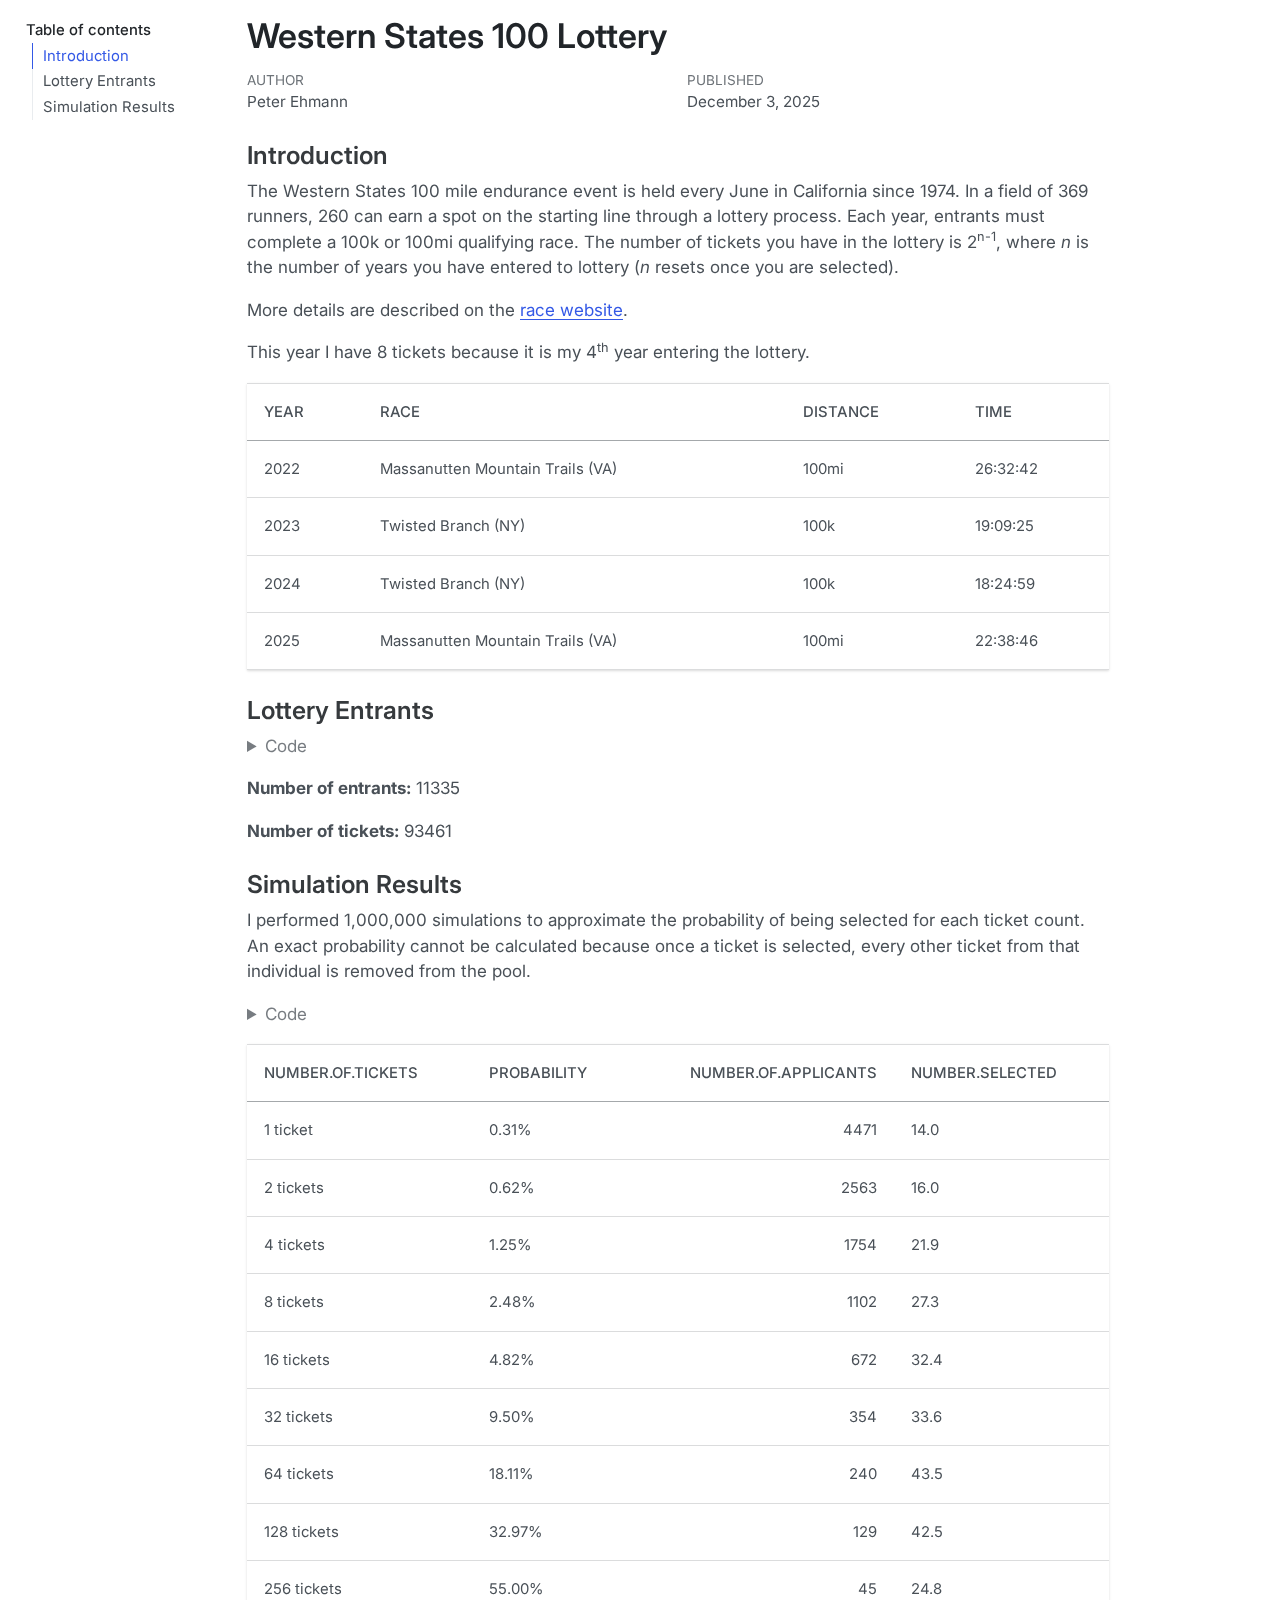
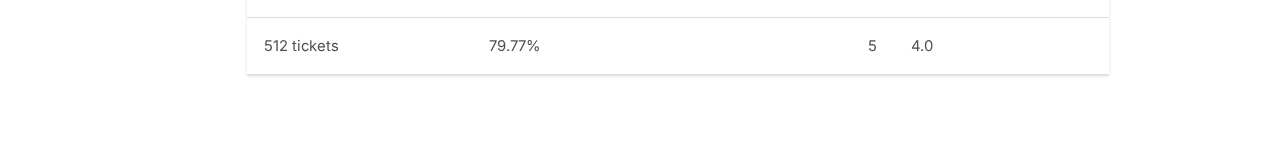
<file: docs/index.html>
<!DOCTYPE html>
<html xmlns="http://www.w3.org/1999/xhtml" lang="en" xml:lang="en"><head>

<meta charset="utf-8">
<meta name="generator" content="quarto-1.7.32">

<meta name="viewport" content="width=device-width, initial-scale=1.0, user-scalable=yes">

<meta name="author" content="Peter Ehmann">
<meta name="dcterms.date" content="2025-12-03">

<title>Western States 100 Lottery</title>
<style>
code{white-space: pre-wrap;}
span.smallcaps{font-variant: small-caps;}
div.columns{display: flex; gap: min(4vw, 1.5em);}
div.column{flex: auto; overflow-x: auto;}
div.hanging-indent{margin-left: 1.5em; text-indent: -1.5em;}
ul.task-list{list-style: none;}
ul.task-list li input[type="checkbox"] {
  width: 0.8em;
  margin: 0 0.8em 0.2em -1em; /* quarto-specific, see https://github.com/quarto-dev/quarto-cli/issues/4556 */ 
  vertical-align: middle;
}
/* CSS for syntax highlighting */
html { -webkit-text-size-adjust: 100%; }
pre > code.sourceCode { white-space: pre; position: relative; }
pre > code.sourceCode > span { display: inline-block; line-height: 1.25; }
pre > code.sourceCode > span:empty { height: 1.2em; }
.sourceCode { overflow: visible; }
code.sourceCode > span { color: inherit; text-decoration: inherit; }
div.sourceCode { margin: 1em 0; }
pre.sourceCode { margin: 0; }
@media screen {
div.sourceCode { overflow: auto; }
}
@media print {
pre > code.sourceCode { white-space: pre-wrap; }
pre > code.sourceCode > span { text-indent: -5em; padding-left: 5em; }
}
pre.numberSource code
  { counter-reset: source-line 0; }
pre.numberSource code > span
  { position: relative; left: -4em; counter-increment: source-line; }
pre.numberSource code > span > a:first-child::before
  { content: counter(source-line);
    position: relative; left: -1em; text-align: right; vertical-align: baseline;
    border: none; display: inline-block;
    -webkit-touch-callout: none; -webkit-user-select: none;
    -khtml-user-select: none; -moz-user-select: none;
    -ms-user-select: none; user-select: none;
    padding: 0 4px; width: 4em;
  }
pre.numberSource { margin-left: 3em;  padding-left: 4px; }
div.sourceCode
  {   }
@media screen {
pre > code.sourceCode > span > a:first-child::before { text-decoration: underline; }
}
</style>


<script src="index_files/libs/clipboard/clipboard.min.js"></script>
<script src="index_files/libs/quarto-html/quarto.js" type="module"></script>
<script src="index_files/libs/quarto-html/tabsets/tabsets.js" type="module"></script>
<script src="index_files/libs/quarto-html/popper.min.js"></script>
<script src="index_files/libs/quarto-html/tippy.umd.min.js"></script>
<script src="index_files/libs/quarto-html/anchor.min.js"></script>
<link href="index_files/libs/quarto-html/tippy.css" rel="stylesheet">
<link href="index_files/libs/quarto-html/quarto-syntax-highlighting-37eea08aefeeee20ff55810ff984fec1.css" rel="stylesheet" id="quarto-text-highlighting-styles">
<script src="index_files/libs/bootstrap/bootstrap.min.js"></script>
<link href="index_files/libs/bootstrap/bootstrap-icons.css" rel="stylesheet">
<link href="index_files/libs/bootstrap/bootstrap-f29544c0228d5fdf651751e7fb5b4578.min.css" rel="stylesheet" append-hash="true" id="quarto-bootstrap" data-mode="light">


</head>

<body class="quarto-light">

<div id="quarto-content" class="page-columns page-rows-contents page-layout-article toc-left">
<div id="quarto-sidebar-toc-left" class="sidebar toc-left">
  <nav id="TOC" role="doc-toc" class="toc-active" data-toc-expanded="99">
    <h2 id="toc-title">Table of contents</h2>
   
  <ul>
  <li><a href="#introduction" id="toc-introduction" class="nav-link active" data-scroll-target="#introduction">Introduction</a></li>
  <li><a href="#lottery-entrants" id="toc-lottery-entrants" class="nav-link" data-scroll-target="#lottery-entrants">Lottery Entrants</a></li>
  <li><a href="#simulation-results" id="toc-simulation-results" class="nav-link" data-scroll-target="#simulation-results">Simulation Results</a></li>
  </ul>
</nav>
</div>
<div id="quarto-margin-sidebar" class="sidebar margin-sidebar zindex-bottom">
</div>
<main class="content" id="quarto-document-content">

<header id="title-block-header" class="quarto-title-block default">
<div class="quarto-title">
<h1 class="title">Western States 100 Lottery</h1>
</div>



<div class="quarto-title-meta">

    <div>
    <div class="quarto-title-meta-heading">Author</div>
    <div class="quarto-title-meta-contents">
             <p>Peter Ehmann </p>
          </div>
  </div>
    
    <div>
    <div class="quarto-title-meta-heading">Published</div>
    <div class="quarto-title-meta-contents">
      <p class="date">December 3, 2025</p>
    </div>
  </div>
  
    
  </div>
  


</header>


<section id="introduction" class="level3">
<h3 class="anchored" data-anchor-id="introduction">Introduction</h3>
<p>The Western States 100 mile endurance event is held every June in California since 1974. In a field of 369 runners, 260 can earn a spot on the starting line through a lottery process. Each year, entrants must complete a 100k or 100mi qualifying race. The number of tickets you have in the lottery is 2<sup>n-1</sup>, where <em>n</em> is the number of years you have entered to lottery (<em>n</em> resets once you are selected).</p>
<p>More details are described on the <a href="https://www.wser.org/lottery/">race website</a>.</p>
<p>This year I have 8 tickets because it is my 4<sup>th</sup> year entering the lottery.</p>
<table class="caption-top table">
<thead>
<tr class="header">
<th>Year</th>
<th>Race</th>
<th>Distance</th>
<th>Time</th>
</tr>
</thead>
<tbody>
<tr class="odd">
<td>2022</td>
<td>Massanutten Mountain Trails (VA)</td>
<td>100mi</td>
<td>26:32:42</td>
</tr>
<tr class="even">
<td>2023</td>
<td>Twisted Branch (NY)</td>
<td>100k</td>
<td>19:09:25</td>
</tr>
<tr class="odd">
<td>2024</td>
<td>Twisted Branch (NY)</td>
<td>100k</td>
<td>18:24:59</td>
</tr>
<tr class="even">
<td>2025</td>
<td>Massanutten Mountain Trails (VA)</td>
<td>100mi</td>
<td>22:38:46</td>
</tr>
</tbody>
</table>
</section>
<section id="lottery-entrants" class="level3">
<h3 class="anchored" data-anchor-id="lottery-entrants">Lottery Entrants</h3>
<details class="code-fold">
<summary>Code</summary>
<div class="sourceCode cell-code" id="cb1"><pre class="sourceCode r code-with-copy"><code class="sourceCode r"><span id="cb1-1"><a href="#cb1-1" aria-hidden="true" tabindex="-1"></a><span class="co"># number of people with the respective number of tickets</span></span>
<span id="cb1-2"><a href="#cb1-2" aria-hidden="true" tabindex="-1"></a></span>
<span id="cb1-3"><a href="#cb1-3" aria-hidden="true" tabindex="-1"></a>one            <span class="ot">&lt;-</span> <span class="dv">4471</span></span>
<span id="cb1-4"><a href="#cb1-4" aria-hidden="true" tabindex="-1"></a>two            <span class="ot">&lt;-</span> <span class="dv">2563</span></span>
<span id="cb1-5"><a href="#cb1-5" aria-hidden="true" tabindex="-1"></a>four           <span class="ot">&lt;-</span> <span class="dv">1754</span></span>
<span id="cb1-6"><a href="#cb1-6" aria-hidden="true" tabindex="-1"></a>eight          <span class="ot">&lt;-</span> <span class="dv">1102</span></span>
<span id="cb1-7"><a href="#cb1-7" aria-hidden="true" tabindex="-1"></a>sixteen        <span class="ot">&lt;-</span> <span class="dv">672</span></span>
<span id="cb1-8"><a href="#cb1-8" aria-hidden="true" tabindex="-1"></a>thirtytwo      <span class="ot">&lt;-</span> <span class="dv">354</span></span>
<span id="cb1-9"><a href="#cb1-9" aria-hidden="true" tabindex="-1"></a>sixtyfour      <span class="ot">&lt;-</span> <span class="dv">240</span></span>
<span id="cb1-10"><a href="#cb1-10" aria-hidden="true" tabindex="-1"></a>onetwentyeight <span class="ot">&lt;-</span> <span class="dv">129</span></span>
<span id="cb1-11"><a href="#cb1-11" aria-hidden="true" tabindex="-1"></a>twofiftysix    <span class="ot">&lt;-</span> <span class="dv">45</span></span>
<span id="cb1-12"><a href="#cb1-12" aria-hidden="true" tabindex="-1"></a>fivetwelve     <span class="ot">&lt;-</span> <span class="dv">5</span></span>
<span id="cb1-13"><a href="#cb1-13" aria-hidden="true" tabindex="-1"></a></span>
<span id="cb1-14"><a href="#cb1-14" aria-hidden="true" tabindex="-1"></a><span class="co"># assign each person a unique ID</span></span>
<span id="cb1-15"><a href="#cb1-15" aria-hidden="true" tabindex="-1"></a></span>
<span id="cb1-16"><a href="#cb1-16" aria-hidden="true" tabindex="-1"></a>tix001 <span class="ot">&lt;-</span> (<span class="dv">1</span><span class="sc">:</span>one)</span>
<span id="cb1-17"><a href="#cb1-17" aria-hidden="true" tabindex="-1"></a>tix002 <span class="ot">&lt;-</span> (<span class="dv">1</span><span class="sc">:</span>two)            <span class="sc">+</span> <span class="fu">max</span>(tix001)</span>
<span id="cb1-18"><a href="#cb1-18" aria-hidden="true" tabindex="-1"></a>tix004 <span class="ot">&lt;-</span> (<span class="dv">1</span><span class="sc">:</span>four)           <span class="sc">+</span> <span class="fu">max</span>(tix002)</span>
<span id="cb1-19"><a href="#cb1-19" aria-hidden="true" tabindex="-1"></a>tix008 <span class="ot">&lt;-</span> (<span class="dv">1</span><span class="sc">:</span>eight)          <span class="sc">+</span> <span class="fu">max</span>(tix004)</span>
<span id="cb1-20"><a href="#cb1-20" aria-hidden="true" tabindex="-1"></a>tix016 <span class="ot">&lt;-</span> (<span class="dv">1</span><span class="sc">:</span>sixteen)        <span class="sc">+</span> <span class="fu">max</span>(tix008)</span>
<span id="cb1-21"><a href="#cb1-21" aria-hidden="true" tabindex="-1"></a>tix032 <span class="ot">&lt;-</span> (<span class="dv">1</span><span class="sc">:</span>thirtytwo)      <span class="sc">+</span> <span class="fu">max</span>(tix016)</span>
<span id="cb1-22"><a href="#cb1-22" aria-hidden="true" tabindex="-1"></a>tix064 <span class="ot">&lt;-</span> (<span class="dv">1</span><span class="sc">:</span>sixtyfour)      <span class="sc">+</span> <span class="fu">max</span>(tix032)</span>
<span id="cb1-23"><a href="#cb1-23" aria-hidden="true" tabindex="-1"></a>tix128 <span class="ot">&lt;-</span> (<span class="dv">1</span><span class="sc">:</span>onetwentyeight) <span class="sc">+</span> <span class="fu">max</span>(tix064)</span>
<span id="cb1-24"><a href="#cb1-24" aria-hidden="true" tabindex="-1"></a>tix256 <span class="ot">&lt;-</span> (<span class="dv">1</span><span class="sc">:</span>twofiftysix)    <span class="sc">+</span> <span class="fu">max</span>(tix128)</span>
<span id="cb1-25"><a href="#cb1-25" aria-hidden="true" tabindex="-1"></a>tix512 <span class="ot">&lt;-</span> (<span class="dv">1</span><span class="sc">:</span>fivetwelve)     <span class="sc">+</span> <span class="fu">max</span>(tix256)</span>
<span id="cb1-26"><a href="#cb1-26" aria-hidden="true" tabindex="-1"></a></span>
<span id="cb1-27"><a href="#cb1-27" aria-hidden="true" tabindex="-1"></a><span class="co"># create the complete lottery pool</span></span>
<span id="cb1-28"><a href="#cb1-28" aria-hidden="true" tabindex="-1"></a></span>
<span id="cb1-29"><a href="#cb1-29" aria-hidden="true" tabindex="-1"></a>tickets <span class="ot">&lt;-</span> <span class="fu">c</span>(<span class="fu">rep</span>(tix001,<span class="dv">1</span>),</span>
<span id="cb1-30"><a href="#cb1-30" aria-hidden="true" tabindex="-1"></a>             <span class="fu">rep</span>(tix002,<span class="dv">2</span>),</span>
<span id="cb1-31"><a href="#cb1-31" aria-hidden="true" tabindex="-1"></a>             <span class="fu">rep</span>(tix004,<span class="dv">4</span>),</span>
<span id="cb1-32"><a href="#cb1-32" aria-hidden="true" tabindex="-1"></a>             <span class="fu">rep</span>(tix008,<span class="dv">8</span>),</span>
<span id="cb1-33"><a href="#cb1-33" aria-hidden="true" tabindex="-1"></a>             <span class="fu">rep</span>(tix016,<span class="dv">16</span>),</span>
<span id="cb1-34"><a href="#cb1-34" aria-hidden="true" tabindex="-1"></a>             <span class="fu">rep</span>(tix032,<span class="dv">32</span>),</span>
<span id="cb1-35"><a href="#cb1-35" aria-hidden="true" tabindex="-1"></a>             <span class="fu">rep</span>(tix064,<span class="dv">64</span>),</span>
<span id="cb1-36"><a href="#cb1-36" aria-hidden="true" tabindex="-1"></a>             <span class="fu">rep</span>(tix128,<span class="dv">128</span>),</span>
<span id="cb1-37"><a href="#cb1-37" aria-hidden="true" tabindex="-1"></a>             <span class="fu">rep</span>(tix256,<span class="dv">256</span>),</span>
<span id="cb1-38"><a href="#cb1-38" aria-hidden="true" tabindex="-1"></a>             <span class="fu">rep</span>(tix512,<span class="dv">512</span>))</span></code><button title="Copy to Clipboard" class="code-copy-button"><i class="bi"></i></button></pre></div>
</details>
<p><strong>Number of entrants:</strong> 11335</p>
<p><strong>Number of tickets:</strong> 93461</p>
</section>
<section id="simulation-results" class="level3">
<h3 class="anchored" data-anchor-id="simulation-results">Simulation Results</h3>
<p>I performed 1,000,000 simulations to approximate the probability of being selected for each ticket count. An exact probability cannot be calculated because once a ticket is selected, every other ticket from that individual is removed from the pool.</p>
<details class="code-fold">
<summary>Code</summary>
<div class="sourceCode cell-code" id="cb2"><pre class="sourceCode r code-with-copy"><code class="sourceCode r"><span id="cb2-1"><a href="#cb2-1" aria-hidden="true" tabindex="-1"></a><span class="co"># counters for the number of simulations in which</span></span>
<span id="cb2-2"><a href="#cb2-2" aria-hidden="true" tabindex="-1"></a><span class="co"># a person with that number of tickets is selected</span></span>
<span id="cb2-3"><a href="#cb2-3" aria-hidden="true" tabindex="-1"></a></span>
<span id="cb2-4"><a href="#cb2-4" aria-hidden="true" tabindex="-1"></a>counter001 <span class="ot">&lt;-</span> <span class="dv">0</span></span>
<span id="cb2-5"><a href="#cb2-5" aria-hidden="true" tabindex="-1"></a>counter002 <span class="ot">&lt;-</span> <span class="dv">0</span></span>
<span id="cb2-6"><a href="#cb2-6" aria-hidden="true" tabindex="-1"></a>counter004 <span class="ot">&lt;-</span> <span class="dv">0</span></span>
<span id="cb2-7"><a href="#cb2-7" aria-hidden="true" tabindex="-1"></a>counter008 <span class="ot">&lt;-</span> <span class="dv">0</span></span>
<span id="cb2-8"><a href="#cb2-8" aria-hidden="true" tabindex="-1"></a>counter016 <span class="ot">&lt;-</span> <span class="dv">0</span></span>
<span id="cb2-9"><a href="#cb2-9" aria-hidden="true" tabindex="-1"></a>counter032 <span class="ot">&lt;-</span> <span class="dv">0</span></span>
<span id="cb2-10"><a href="#cb2-10" aria-hidden="true" tabindex="-1"></a>counter064 <span class="ot">&lt;-</span> <span class="dv">0</span></span>
<span id="cb2-11"><a href="#cb2-11" aria-hidden="true" tabindex="-1"></a>counter128 <span class="ot">&lt;-</span> <span class="dv">0</span></span>
<span id="cb2-12"><a href="#cb2-12" aria-hidden="true" tabindex="-1"></a>counter256 <span class="ot">&lt;-</span> <span class="dv">0</span></span>
<span id="cb2-13"><a href="#cb2-13" aria-hidden="true" tabindex="-1"></a>counter512 <span class="ot">&lt;-</span> <span class="dv">0</span></span>
<span id="cb2-14"><a href="#cb2-14" aria-hidden="true" tabindex="-1"></a></span>
<span id="cb2-15"><a href="#cb2-15" aria-hidden="true" tabindex="-1"></a><span class="co"># number of simulations</span></span>
<span id="cb2-16"><a href="#cb2-16" aria-hidden="true" tabindex="-1"></a></span>
<span id="cb2-17"><a href="#cb2-17" aria-hidden="true" tabindex="-1"></a>n_sim <span class="ot">&lt;-</span> <span class="dv">1000000</span></span>
<span id="cb2-18"><a href="#cb2-18" aria-hidden="true" tabindex="-1"></a></span>
<span id="cb2-19"><a href="#cb2-19" aria-hidden="true" tabindex="-1"></a><span class="co"># simulation for-loop</span></span>
<span id="cb2-20"><a href="#cb2-20" aria-hidden="true" tabindex="-1"></a></span>
<span id="cb2-21"><a href="#cb2-21" aria-hidden="true" tabindex="-1"></a><span class="cf">for</span> (i <span class="cf">in</span> <span class="dv">1</span><span class="sc">:</span>n_sim) {</span>
<span id="cb2-22"><a href="#cb2-22" aria-hidden="true" tabindex="-1"></a>  winners <span class="ot">&lt;-</span> <span class="fu">c</span>()</span>
<span id="cb2-23"><a href="#cb2-23" aria-hidden="true" tabindex="-1"></a>  <span class="cf">while</span> (<span class="fu">length</span>(winners)<span class="sc">&lt;</span><span class="dv">260</span>) {</span>
<span id="cb2-24"><a href="#cb2-24" aria-hidden="true" tabindex="-1"></a>    selection <span class="ot">&lt;-</span> <span class="fu">sample</span>(tickets, <span class="at">size =</span> <span class="dv">1</span>, <span class="at">replace =</span> F)</span>
<span id="cb2-25"><a href="#cb2-25" aria-hidden="true" tabindex="-1"></a>    winners   <span class="ot">&lt;-</span> <span class="fu">unique</span>(<span class="fu">c</span>(winners,selection))</span>
<span id="cb2-26"><a href="#cb2-26" aria-hidden="true" tabindex="-1"></a>  }</span>
<span id="cb2-27"><a href="#cb2-27" aria-hidden="true" tabindex="-1"></a>  <span class="cf">if</span> (tix001[<span class="dv">1</span>] <span class="sc">%in%</span> winners) { counter001 <span class="ot">&lt;-</span> counter001 <span class="sc">+</span> <span class="dv">1</span> }</span>
<span id="cb2-28"><a href="#cb2-28" aria-hidden="true" tabindex="-1"></a>  <span class="cf">if</span> (tix002[<span class="dv">1</span>] <span class="sc">%in%</span> winners) { counter002 <span class="ot">&lt;-</span> counter002 <span class="sc">+</span> <span class="dv">1</span> }</span>
<span id="cb2-29"><a href="#cb2-29" aria-hidden="true" tabindex="-1"></a>  <span class="cf">if</span> (tix004[<span class="dv">1</span>] <span class="sc">%in%</span> winners) { counter004 <span class="ot">&lt;-</span> counter004 <span class="sc">+</span> <span class="dv">1</span> }</span>
<span id="cb2-30"><a href="#cb2-30" aria-hidden="true" tabindex="-1"></a>  <span class="cf">if</span> (tix008[<span class="dv">1</span>] <span class="sc">%in%</span> winners) { counter008 <span class="ot">&lt;-</span> counter008 <span class="sc">+</span> <span class="dv">1</span> }</span>
<span id="cb2-31"><a href="#cb2-31" aria-hidden="true" tabindex="-1"></a>  <span class="cf">if</span> (tix016[<span class="dv">1</span>] <span class="sc">%in%</span> winners) { counter016 <span class="ot">&lt;-</span> counter016 <span class="sc">+</span> <span class="dv">1</span> }</span>
<span id="cb2-32"><a href="#cb2-32" aria-hidden="true" tabindex="-1"></a>  <span class="cf">if</span> (tix032[<span class="dv">1</span>] <span class="sc">%in%</span> winners) { counter032 <span class="ot">&lt;-</span> counter032 <span class="sc">+</span> <span class="dv">1</span> }</span>
<span id="cb2-33"><a href="#cb2-33" aria-hidden="true" tabindex="-1"></a>  <span class="cf">if</span> (tix064[<span class="dv">1</span>] <span class="sc">%in%</span> winners) { counter064 <span class="ot">&lt;-</span> counter064 <span class="sc">+</span> <span class="dv">1</span> }</span>
<span id="cb2-34"><a href="#cb2-34" aria-hidden="true" tabindex="-1"></a>  <span class="cf">if</span> (tix128[<span class="dv">1</span>] <span class="sc">%in%</span> winners) { counter128 <span class="ot">&lt;-</span> counter128 <span class="sc">+</span> <span class="dv">1</span> }</span>
<span id="cb2-35"><a href="#cb2-35" aria-hidden="true" tabindex="-1"></a>  <span class="cf">if</span> (tix256[<span class="dv">1</span>] <span class="sc">%in%</span> winners) { counter256 <span class="ot">&lt;-</span> counter256 <span class="sc">+</span> <span class="dv">1</span> }</span>
<span id="cb2-36"><a href="#cb2-36" aria-hidden="true" tabindex="-1"></a>  <span class="cf">if</span> (tix512[<span class="dv">1</span>] <span class="sc">%in%</span> winners) { counter512 <span class="ot">&lt;-</span> counter512 <span class="sc">+</span> <span class="dv">1</span> }</span>
<span id="cb2-37"><a href="#cb2-37" aria-hidden="true" tabindex="-1"></a>}</span>
<span id="cb2-38"><a href="#cb2-38" aria-hidden="true" tabindex="-1"></a><span class="co"># calculate percentages for each ticket count</span></span>
<span id="cb2-39"><a href="#cb2-39" aria-hidden="true" tabindex="-1"></a></span>
<span id="cb2-40"><a href="#cb2-40" aria-hidden="true" tabindex="-1"></a>percent001 <span class="ot">&lt;-</span> counter001<span class="sc">*</span><span class="dv">100</span><span class="sc">/</span>n_sim</span>
<span id="cb2-41"><a href="#cb2-41" aria-hidden="true" tabindex="-1"></a>percent002 <span class="ot">&lt;-</span> counter002<span class="sc">*</span><span class="dv">100</span><span class="sc">/</span>n_sim</span>
<span id="cb2-42"><a href="#cb2-42" aria-hidden="true" tabindex="-1"></a>percent004 <span class="ot">&lt;-</span> counter004<span class="sc">*</span><span class="dv">100</span><span class="sc">/</span>n_sim</span>
<span id="cb2-43"><a href="#cb2-43" aria-hidden="true" tabindex="-1"></a>percent008 <span class="ot">&lt;-</span> counter008<span class="sc">*</span><span class="dv">100</span><span class="sc">/</span>n_sim</span>
<span id="cb2-44"><a href="#cb2-44" aria-hidden="true" tabindex="-1"></a>percent016 <span class="ot">&lt;-</span> counter016<span class="sc">*</span><span class="dv">100</span><span class="sc">/</span>n_sim</span>
<span id="cb2-45"><a href="#cb2-45" aria-hidden="true" tabindex="-1"></a>percent032 <span class="ot">&lt;-</span> counter032<span class="sc">*</span><span class="dv">100</span><span class="sc">/</span>n_sim</span>
<span id="cb2-46"><a href="#cb2-46" aria-hidden="true" tabindex="-1"></a>percent064 <span class="ot">&lt;-</span> counter064<span class="sc">*</span><span class="dv">100</span><span class="sc">/</span>n_sim</span>
<span id="cb2-47"><a href="#cb2-47" aria-hidden="true" tabindex="-1"></a>percent128 <span class="ot">&lt;-</span> counter128<span class="sc">*</span><span class="dv">100</span><span class="sc">/</span>n_sim</span>
<span id="cb2-48"><a href="#cb2-48" aria-hidden="true" tabindex="-1"></a>percent256 <span class="ot">&lt;-</span> counter256<span class="sc">*</span><span class="dv">100</span><span class="sc">/</span>n_sim</span>
<span id="cb2-49"><a href="#cb2-49" aria-hidden="true" tabindex="-1"></a>percent512 <span class="ot">&lt;-</span> counter512<span class="sc">*</span><span class="dv">100</span><span class="sc">/</span>n_sim</span>
<span id="cb2-50"><a href="#cb2-50" aria-hidden="true" tabindex="-1"></a></span>
<span id="cb2-51"><a href="#cb2-51" aria-hidden="true" tabindex="-1"></a><span class="co"># output table of results</span></span>
<span id="cb2-52"><a href="#cb2-52" aria-hidden="true" tabindex="-1"></a></span>
<span id="cb2-53"><a href="#cb2-53" aria-hidden="true" tabindex="-1"></a><span class="fu">kable</span>(</span>
<span id="cb2-54"><a href="#cb2-54" aria-hidden="true" tabindex="-1"></a>  <span class="fu">data.frame</span>(</span>
<span id="cb2-55"><a href="#cb2-55" aria-hidden="true" tabindex="-1"></a>    <span class="st">`</span><span class="at">Number of tickets</span><span class="st">`</span> <span class="ot">=</span> <span class="fu">c</span>(</span>
<span id="cb2-56"><a href="#cb2-56" aria-hidden="true" tabindex="-1"></a>      <span class="st">"1 ticket"</span>,   <span class="st">"2 tickets"</span>,   <span class="st">"4 tickets"</span>,   <span class="st">"8 tickets"</span>,   <span class="st">"16 tickets"</span>,</span>
<span id="cb2-57"><a href="#cb2-57" aria-hidden="true" tabindex="-1"></a>      <span class="st">"32 tickets"</span>, <span class="st">"64 tickets"</span>,  <span class="st">"128 tickets"</span>, <span class="st">"256 tickets"</span>, <span class="st">"512 tickets"</span></span>
<span id="cb2-58"><a href="#cb2-58" aria-hidden="true" tabindex="-1"></a>    ),</span>
<span id="cb2-59"><a href="#cb2-59" aria-hidden="true" tabindex="-1"></a>    <span class="st">`</span><span class="at">Probability</span><span class="st">`</span> <span class="ot">=</span> <span class="fu">c</span>(</span>
<span id="cb2-60"><a href="#cb2-60" aria-hidden="true" tabindex="-1"></a>      <span class="fu">paste0</span>(<span class="fu">format</span>(<span class="fu">round</span>(percent001,<span class="dv">2</span>),<span class="at">nsmall=</span><span class="dv">2</span>),<span class="st">"%"</span>),</span>
<span id="cb2-61"><a href="#cb2-61" aria-hidden="true" tabindex="-1"></a>      <span class="fu">paste0</span>(<span class="fu">format</span>(<span class="fu">round</span>(percent002,<span class="dv">2</span>),<span class="at">nsmall=</span><span class="dv">2</span>),<span class="st">"%"</span>),</span>
<span id="cb2-62"><a href="#cb2-62" aria-hidden="true" tabindex="-1"></a>      <span class="fu">paste0</span>(<span class="fu">format</span>(<span class="fu">round</span>(percent004,<span class="dv">2</span>),<span class="at">nsmall=</span><span class="dv">2</span>),<span class="st">"%"</span>),</span>
<span id="cb2-63"><a href="#cb2-63" aria-hidden="true" tabindex="-1"></a>      <span class="fu">paste0</span>(<span class="fu">format</span>(<span class="fu">round</span>(percent008,<span class="dv">2</span>),<span class="at">nsmall=</span><span class="dv">2</span>),<span class="st">"%"</span>),</span>
<span id="cb2-64"><a href="#cb2-64" aria-hidden="true" tabindex="-1"></a>      <span class="fu">paste0</span>(<span class="fu">format</span>(<span class="fu">round</span>(percent016,<span class="dv">2</span>),<span class="at">nsmall=</span><span class="dv">2</span>),<span class="st">"%"</span>),</span>
<span id="cb2-65"><a href="#cb2-65" aria-hidden="true" tabindex="-1"></a>      <span class="fu">paste0</span>(<span class="fu">format</span>(<span class="fu">round</span>(percent032,<span class="dv">2</span>),<span class="at">nsmall=</span><span class="dv">2</span>),<span class="st">"%"</span>),</span>
<span id="cb2-66"><a href="#cb2-66" aria-hidden="true" tabindex="-1"></a>      <span class="fu">paste0</span>(<span class="fu">format</span>(<span class="fu">round</span>(percent064,<span class="dv">2</span>),<span class="at">nsmall=</span><span class="dv">2</span>),<span class="st">"%"</span>),</span>
<span id="cb2-67"><a href="#cb2-67" aria-hidden="true" tabindex="-1"></a>      <span class="fu">paste0</span>(<span class="fu">format</span>(<span class="fu">round</span>(percent128,<span class="dv">2</span>),<span class="at">nsmall=</span><span class="dv">2</span>),<span class="st">"%"</span>),</span>
<span id="cb2-68"><a href="#cb2-68" aria-hidden="true" tabindex="-1"></a>      <span class="fu">paste0</span>(<span class="fu">format</span>(<span class="fu">round</span>(percent256,<span class="dv">2</span>),<span class="at">nsmall=</span><span class="dv">2</span>),<span class="st">"%"</span>),</span>
<span id="cb2-69"><a href="#cb2-69" aria-hidden="true" tabindex="-1"></a>      <span class="fu">paste0</span>(<span class="fu">format</span>(<span class="fu">round</span>(percent512,<span class="dv">2</span>),<span class="at">nsmall=</span><span class="dv">2</span>),<span class="st">"%"</span>)</span>
<span id="cb2-70"><a href="#cb2-70" aria-hidden="true" tabindex="-1"></a>    ),</span>
<span id="cb2-71"><a href="#cb2-71" aria-hidden="true" tabindex="-1"></a>    <span class="st">`</span><span class="at">Number of applicants</span><span class="st">`</span> <span class="ot">=</span> <span class="fu">c</span>(</span>
<span id="cb2-72"><a href="#cb2-72" aria-hidden="true" tabindex="-1"></a>      one,two,four,eight,sixteen,thirtytwo,sixtyfour,</span>
<span id="cb2-73"><a href="#cb2-73" aria-hidden="true" tabindex="-1"></a>      onetwentyeight,twofiftysix,fivetwelve</span>
<span id="cb2-74"><a href="#cb2-74" aria-hidden="true" tabindex="-1"></a>    ),</span>
<span id="cb2-75"><a href="#cb2-75" aria-hidden="true" tabindex="-1"></a>    <span class="st">`</span><span class="at">Number selected</span><span class="st">`</span> <span class="ot">=</span> <span class="fu">c</span>(</span>
<span id="cb2-76"><a href="#cb2-76" aria-hidden="true" tabindex="-1"></a>      <span class="fu">format</span>(<span class="fu">round</span>(one<span class="sc">*</span>percent001<span class="sc">/</span><span class="dv">100</span>,<span class="dv">1</span>),<span class="at">nsmall=</span><span class="dv">1</span>),</span>
<span id="cb2-77"><a href="#cb2-77" aria-hidden="true" tabindex="-1"></a>      <span class="fu">format</span>(<span class="fu">round</span>(two<span class="sc">*</span>percent002<span class="sc">/</span><span class="dv">100</span>,<span class="dv">1</span>),<span class="at">nsmall=</span><span class="dv">1</span>),</span>
<span id="cb2-78"><a href="#cb2-78" aria-hidden="true" tabindex="-1"></a>      <span class="fu">format</span>(<span class="fu">round</span>(four<span class="sc">*</span>percent004<span class="sc">/</span><span class="dv">100</span>,<span class="dv">1</span>),<span class="at">nsmall=</span><span class="dv">1</span>),</span>
<span id="cb2-79"><a href="#cb2-79" aria-hidden="true" tabindex="-1"></a>      <span class="fu">format</span>(<span class="fu">round</span>(eight<span class="sc">*</span>percent008<span class="sc">/</span><span class="dv">100</span>,<span class="dv">1</span>),<span class="at">nsmall=</span><span class="dv">1</span>),</span>
<span id="cb2-80"><a href="#cb2-80" aria-hidden="true" tabindex="-1"></a>      <span class="fu">format</span>(<span class="fu">round</span>(sixteen<span class="sc">*</span>percent016<span class="sc">/</span><span class="dv">100</span>,<span class="dv">1</span>),<span class="at">nsmall=</span><span class="dv">1</span>),</span>
<span id="cb2-81"><a href="#cb2-81" aria-hidden="true" tabindex="-1"></a>      <span class="fu">format</span>(<span class="fu">round</span>(thirtytwo<span class="sc">*</span>percent032<span class="sc">/</span><span class="dv">100</span>,<span class="dv">1</span>),<span class="at">nsmall=</span><span class="dv">1</span>),</span>
<span id="cb2-82"><a href="#cb2-82" aria-hidden="true" tabindex="-1"></a>      <span class="fu">format</span>(<span class="fu">round</span>(sixtyfour<span class="sc">*</span>percent064<span class="sc">/</span><span class="dv">100</span>,<span class="dv">1</span>),<span class="at">nsmall=</span><span class="dv">1</span>),</span>
<span id="cb2-83"><a href="#cb2-83" aria-hidden="true" tabindex="-1"></a>      <span class="fu">format</span>(<span class="fu">round</span>(onetwentyeight<span class="sc">*</span>percent128<span class="sc">/</span><span class="dv">100</span>,<span class="dv">1</span>),<span class="at">nsmall=</span><span class="dv">1</span>),</span>
<span id="cb2-84"><a href="#cb2-84" aria-hidden="true" tabindex="-1"></a>      <span class="fu">format</span>(<span class="fu">round</span>(twofiftysix<span class="sc">*</span>percent256<span class="sc">/</span><span class="dv">100</span>,<span class="dv">1</span>),<span class="at">nsmall=</span><span class="dv">1</span>),</span>
<span id="cb2-85"><a href="#cb2-85" aria-hidden="true" tabindex="-1"></a>      <span class="fu">format</span>(<span class="fu">round</span>(fivetwelve<span class="sc">*</span>percent512<span class="sc">/</span><span class="dv">100</span>,<span class="dv">1</span>),<span class="at">nsmall=</span><span class="dv">1</span>)</span>
<span id="cb2-86"><a href="#cb2-86" aria-hidden="true" tabindex="-1"></a>    )</span>
<span id="cb2-87"><a href="#cb2-87" aria-hidden="true" tabindex="-1"></a>  )</span>
<span id="cb2-88"><a href="#cb2-88" aria-hidden="true" tabindex="-1"></a>)</span></code><button title="Copy to Clipboard" class="code-copy-button"><i class="bi"></i></button></pre></div>
</details>
<table class="caption-top table">
<thead>
<tr class="header">
<th style="text-align: left;">Number.of.tickets</th>
<th style="text-align: left;">Probability</th>
<th style="text-align: right;">Number.of.applicants</th>
<th style="text-align: left;">Number.selected</th>
</tr>
</thead>
<tbody>
<tr class="odd">
<td style="text-align: left;">1 ticket</td>
<td style="text-align: left;">0.31%</td>
<td style="text-align: right;">4471</td>
<td style="text-align: left;">14.0</td>
</tr>
<tr class="even">
<td style="text-align: left;">2 tickets</td>
<td style="text-align: left;">0.62%</td>
<td style="text-align: right;">2563</td>
<td style="text-align: left;">16.0</td>
</tr>
<tr class="odd">
<td style="text-align: left;">4 tickets</td>
<td style="text-align: left;">1.25%</td>
<td style="text-align: right;">1754</td>
<td style="text-align: left;">21.9</td>
</tr>
<tr class="even">
<td style="text-align: left;">8 tickets</td>
<td style="text-align: left;">2.48%</td>
<td style="text-align: right;">1102</td>
<td style="text-align: left;">27.3</td>
</tr>
<tr class="odd">
<td style="text-align: left;">16 tickets</td>
<td style="text-align: left;">4.82%</td>
<td style="text-align: right;">672</td>
<td style="text-align: left;">32.4</td>
</tr>
<tr class="even">
<td style="text-align: left;">32 tickets</td>
<td style="text-align: left;">9.50%</td>
<td style="text-align: right;">354</td>
<td style="text-align: left;">33.6</td>
</tr>
<tr class="odd">
<td style="text-align: left;">64 tickets</td>
<td style="text-align: left;">18.11%</td>
<td style="text-align: right;">240</td>
<td style="text-align: left;">43.5</td>
</tr>
<tr class="even">
<td style="text-align: left;">128 tickets</td>
<td style="text-align: left;">32.97%</td>
<td style="text-align: right;">129</td>
<td style="text-align: left;">42.5</td>
</tr>
<tr class="odd">
<td style="text-align: left;">256 tickets</td>
<td style="text-align: left;">55.00%</td>
<td style="text-align: right;">45</td>
<td style="text-align: left;">24.8</td>
</tr>
<tr class="even">
<td style="text-align: left;">512 tickets</td>
<td style="text-align: left;">79.77%</td>
<td style="text-align: right;">5</td>
<td style="text-align: left;">4.0</td>
</tr>
</tbody>
</table>
</section>

</main>
<!-- /main column -->
<script id="quarto-html-after-body" type="application/javascript">
  window.document.addEventListener("DOMContentLoaded", function (event) {
    const icon = "";
    const anchorJS = new window.AnchorJS();
    anchorJS.options = {
      placement: 'right',
      icon: icon
    };
    anchorJS.add('.anchored');
    const isCodeAnnotation = (el) => {
      for (const clz of el.classList) {
        if (clz.startsWith('code-annotation-')) {                     
          return true;
        }
      }
      return false;
    }
    const onCopySuccess = function(e) {
      // button target
      const button = e.trigger;
      // don't keep focus
      button.blur();
      // flash "checked"
      button.classList.add('code-copy-button-checked');
      var currentTitle = button.getAttribute("title");
      button.setAttribute("title", "Copied!");
      let tooltip;
      if (window.bootstrap) {
        button.setAttribute("data-bs-toggle", "tooltip");
        button.setAttribute("data-bs-placement", "left");
        button.setAttribute("data-bs-title", "Copied!");
        tooltip = new bootstrap.Tooltip(button, 
          { trigger: "manual", 
            customClass: "code-copy-button-tooltip",
            offset: [0, -8]});
        tooltip.show();    
      }
      setTimeout(function() {
        if (tooltip) {
          tooltip.hide();
          button.removeAttribute("data-bs-title");
          button.removeAttribute("data-bs-toggle");
          button.removeAttribute("data-bs-placement");
        }
        button.setAttribute("title", currentTitle);
        button.classList.remove('code-copy-button-checked');
      }, 1000);
      // clear code selection
      e.clearSelection();
    }
    const getTextToCopy = function(trigger) {
        const codeEl = trigger.previousElementSibling.cloneNode(true);
        for (const childEl of codeEl.children) {
          if (isCodeAnnotation(childEl)) {
            childEl.remove();
          }
        }
        return codeEl.innerText;
    }
    const clipboard = new window.ClipboardJS('.code-copy-button:not([data-in-quarto-modal])', {
      text: getTextToCopy
    });
    clipboard.on('success', onCopySuccess);
    if (window.document.getElementById('quarto-embedded-source-code-modal')) {
      const clipboardModal = new window.ClipboardJS('.code-copy-button[data-in-quarto-modal]', {
        text: getTextToCopy,
        container: window.document.getElementById('quarto-embedded-source-code-modal')
      });
      clipboardModal.on('success', onCopySuccess);
    }
      var localhostRegex = new RegExp(/^(?:http|https):\/\/localhost\:?[0-9]*\//);
      var mailtoRegex = new RegExp(/^mailto:/);
        var filterRegex = new RegExp('/' + window.location.host + '/');
      var isInternal = (href) => {
          return filterRegex.test(href) || localhostRegex.test(href) || mailtoRegex.test(href);
      }
      // Inspect non-navigation links and adorn them if external
     var links = window.document.querySelectorAll('a[href]:not(.nav-link):not(.navbar-brand):not(.toc-action):not(.sidebar-link):not(.sidebar-item-toggle):not(.pagination-link):not(.no-external):not([aria-hidden]):not(.dropdown-item):not(.quarto-navigation-tool):not(.about-link)');
      for (var i=0; i<links.length; i++) {
        const link = links[i];
        if (!isInternal(link.href)) {
          // undo the damage that might have been done by quarto-nav.js in the case of
          // links that we want to consider external
          if (link.dataset.originalHref !== undefined) {
            link.href = link.dataset.originalHref;
          }
        }
      }
    function tippyHover(el, contentFn, onTriggerFn, onUntriggerFn) {
      const config = {
        allowHTML: true,
        maxWidth: 500,
        delay: 100,
        arrow: false,
        appendTo: function(el) {
            return el.parentElement;
        },
        interactive: true,
        interactiveBorder: 10,
        theme: 'quarto',
        placement: 'bottom-start',
      };
      if (contentFn) {
        config.content = contentFn;
      }
      if (onTriggerFn) {
        config.onTrigger = onTriggerFn;
      }
      if (onUntriggerFn) {
        config.onUntrigger = onUntriggerFn;
      }
      window.tippy(el, config); 
    }
    const noterefs = window.document.querySelectorAll('a[role="doc-noteref"]');
    for (var i=0; i<noterefs.length; i++) {
      const ref = noterefs[i];
      tippyHover(ref, function() {
        // use id or data attribute instead here
        let href = ref.getAttribute('data-footnote-href') || ref.getAttribute('href');
        try { href = new URL(href).hash; } catch {}
        const id = href.replace(/^#\/?/, "");
        const note = window.document.getElementById(id);
        if (note) {
          return note.innerHTML;
        } else {
          return "";
        }
      });
    }
    const xrefs = window.document.querySelectorAll('a.quarto-xref');
    const processXRef = (id, note) => {
      // Strip column container classes
      const stripColumnClz = (el) => {
        el.classList.remove("page-full", "page-columns");
        if (el.children) {
          for (const child of el.children) {
            stripColumnClz(child);
          }
        }
      }
      stripColumnClz(note)
      if (id === null || id.startsWith('sec-')) {
        // Special case sections, only their first couple elements
        const container = document.createElement("div");
        if (note.children && note.children.length > 2) {
          container.appendChild(note.children[0].cloneNode(true));
          for (let i = 1; i < note.children.length; i++) {
            const child = note.children[i];
            if (child.tagName === "P" && child.innerText === "") {
              continue;
            } else {
              container.appendChild(child.cloneNode(true));
              break;
            }
          }
          if (window.Quarto?.typesetMath) {
            window.Quarto.typesetMath(container);
          }
          return container.innerHTML
        } else {
          if (window.Quarto?.typesetMath) {
            window.Quarto.typesetMath(note);
          }
          return note.innerHTML;
        }
      } else {
        // Remove any anchor links if they are present
        const anchorLink = note.querySelector('a.anchorjs-link');
        if (anchorLink) {
          anchorLink.remove();
        }
        if (window.Quarto?.typesetMath) {
          window.Quarto.typesetMath(note);
        }
        if (note.classList.contains("callout")) {
          return note.outerHTML;
        } else {
          return note.innerHTML;
        }
      }
    }
    for (var i=0; i<xrefs.length; i++) {
      const xref = xrefs[i];
      tippyHover(xref, undefined, function(instance) {
        instance.disable();
        let url = xref.getAttribute('href');
        let hash = undefined; 
        if (url.startsWith('#')) {
          hash = url;
        } else {
          try { hash = new URL(url).hash; } catch {}
        }
        if (hash) {
          const id = hash.replace(/^#\/?/, "");
          const note = window.document.getElementById(id);
          if (note !== null) {
            try {
              const html = processXRef(id, note.cloneNode(true));
              instance.setContent(html);
            } finally {
              instance.enable();
              instance.show();
            }
          } else {
            // See if we can fetch this
            fetch(url.split('#')[0])
            .then(res => res.text())
            .then(html => {
              const parser = new DOMParser();
              const htmlDoc = parser.parseFromString(html, "text/html");
              const note = htmlDoc.getElementById(id);
              if (note !== null) {
                const html = processXRef(id, note);
                instance.setContent(html);
              } 
            }).finally(() => {
              instance.enable();
              instance.show();
            });
          }
        } else {
          // See if we can fetch a full url (with no hash to target)
          // This is a special case and we should probably do some content thinning / targeting
          fetch(url)
          .then(res => res.text())
          .then(html => {
            const parser = new DOMParser();
            const htmlDoc = parser.parseFromString(html, "text/html");
            const note = htmlDoc.querySelector('main.content');
            if (note !== null) {
              // This should only happen for chapter cross references
              // (since there is no id in the URL)
              // remove the first header
              if (note.children.length > 0 && note.children[0].tagName === "HEADER") {
                note.children[0].remove();
              }
              const html = processXRef(null, note);
              instance.setContent(html);
            } 
          }).finally(() => {
            instance.enable();
            instance.show();
          });
        }
      }, function(instance) {
      });
    }
        let selectedAnnoteEl;
        const selectorForAnnotation = ( cell, annotation) => {
          let cellAttr = 'data-code-cell="' + cell + '"';
          let lineAttr = 'data-code-annotation="' +  annotation + '"';
          const selector = 'span[' + cellAttr + '][' + lineAttr + ']';
          return selector;
        }
        const selectCodeLines = (annoteEl) => {
          const doc = window.document;
          const targetCell = annoteEl.getAttribute("data-target-cell");
          const targetAnnotation = annoteEl.getAttribute("data-target-annotation");
          const annoteSpan = window.document.querySelector(selectorForAnnotation(targetCell, targetAnnotation));
          const lines = annoteSpan.getAttribute("data-code-lines").split(",");
          const lineIds = lines.map((line) => {
            return targetCell + "-" + line;
          })
          let top = null;
          let height = null;
          let parent = null;
          if (lineIds.length > 0) {
              //compute the position of the single el (top and bottom and make a div)
              const el = window.document.getElementById(lineIds[0]);
              top = el.offsetTop;
              height = el.offsetHeight;
              parent = el.parentElement.parentElement;
            if (lineIds.length > 1) {
              const lastEl = window.document.getElementById(lineIds[lineIds.length - 1]);
              const bottom = lastEl.offsetTop + lastEl.offsetHeight;
              height = bottom - top;
            }
            if (top !== null && height !== null && parent !== null) {
              // cook up a div (if necessary) and position it 
              let div = window.document.getElementById("code-annotation-line-highlight");
              if (div === null) {
                div = window.document.createElement("div");
                div.setAttribute("id", "code-annotation-line-highlight");
                div.style.position = 'absolute';
                parent.appendChild(div);
              }
              div.style.top = top - 2 + "px";
              div.style.height = height + 4 + "px";
              div.style.left = 0;
              let gutterDiv = window.document.getElementById("code-annotation-line-highlight-gutter");
              if (gutterDiv === null) {
                gutterDiv = window.document.createElement("div");
                gutterDiv.setAttribute("id", "code-annotation-line-highlight-gutter");
                gutterDiv.style.position = 'absolute';
                const codeCell = window.document.getElementById(targetCell);
                const gutter = codeCell.querySelector('.code-annotation-gutter');
                gutter.appendChild(gutterDiv);
              }
              gutterDiv.style.top = top - 2 + "px";
              gutterDiv.style.height = height + 4 + "px";
            }
            selectedAnnoteEl = annoteEl;
          }
        };
        const unselectCodeLines = () => {
          const elementsIds = ["code-annotation-line-highlight", "code-annotation-line-highlight-gutter"];
          elementsIds.forEach((elId) => {
            const div = window.document.getElementById(elId);
            if (div) {
              div.remove();
            }
          });
          selectedAnnoteEl = undefined;
        };
          // Handle positioning of the toggle
      window.addEventListener(
        "resize",
        throttle(() => {
          elRect = undefined;
          if (selectedAnnoteEl) {
            selectCodeLines(selectedAnnoteEl);
          }
        }, 10)
      );
      function throttle(fn, ms) {
      let throttle = false;
      let timer;
        return (...args) => {
          if(!throttle) { // first call gets through
              fn.apply(this, args);
              throttle = true;
          } else { // all the others get throttled
              if(timer) clearTimeout(timer); // cancel #2
              timer = setTimeout(() => {
                fn.apply(this, args);
                timer = throttle = false;
              }, ms);
          }
        };
      }
        // Attach click handler to the DT
        const annoteDls = window.document.querySelectorAll('dt[data-target-cell]');
        for (const annoteDlNode of annoteDls) {
          annoteDlNode.addEventListener('click', (event) => {
            const clickedEl = event.target;
            if (clickedEl !== selectedAnnoteEl) {
              unselectCodeLines();
              const activeEl = window.document.querySelector('dt[data-target-cell].code-annotation-active');
              if (activeEl) {
                activeEl.classList.remove('code-annotation-active');
              }
              selectCodeLines(clickedEl);
              clickedEl.classList.add('code-annotation-active');
            } else {
              // Unselect the line
              unselectCodeLines();
              clickedEl.classList.remove('code-annotation-active');
            }
          });
        }
    const findCites = (el) => {
      const parentEl = el.parentElement;
      if (parentEl) {
        const cites = parentEl.dataset.cites;
        if (cites) {
          return {
            el,
            cites: cites.split(' ')
          };
        } else {
          return findCites(el.parentElement)
        }
      } else {
        return undefined;
      }
    };
    var bibliorefs = window.document.querySelectorAll('a[role="doc-biblioref"]');
    for (var i=0; i<bibliorefs.length; i++) {
      const ref = bibliorefs[i];
      const citeInfo = findCites(ref);
      if (citeInfo) {
        tippyHover(citeInfo.el, function() {
          var popup = window.document.createElement('div');
          citeInfo.cites.forEach(function(cite) {
            var citeDiv = window.document.createElement('div');
            citeDiv.classList.add('hanging-indent');
            citeDiv.classList.add('csl-entry');
            var biblioDiv = window.document.getElementById('ref-' + cite);
            if (biblioDiv) {
              citeDiv.innerHTML = biblioDiv.innerHTML;
            }
            popup.appendChild(citeDiv);
          });
          return popup.innerHTML;
        });
      }
    }
  });
  </script>
</div> <!-- /content -->




</body></html>
</file>
<file: docs/index_files/libs/quarto-html/tippy.css>
.tippy-box[data-animation=fade][data-state=hidden]{opacity:0}[data-tippy-root]{max-width:calc(100vw - 10px)}.tippy-box{position:relative;background-color:#333;color:#fff;border-radius:4px;font-size:14px;line-height:1.4;white-space:normal;outline:0;transition-property:transform,visibility,opacity}.tippy-box[data-placement^=top]>.tippy-arrow{bottom:0}.tippy-box[data-placement^=top]>.tippy-arrow:before{bottom:-7px;left:0;border-width:8px 8px 0;border-top-color:initial;transform-origin:center top}.tippy-box[data-placement^=bottom]>.tippy-arrow{top:0}.tippy-box[data-placement^=bottom]>.tippy-arrow:before{top:-7px;left:0;border-width:0 8px 8px;border-bottom-color:initial;transform-origin:center bottom}.tippy-box[data-placement^=left]>.tippy-arrow{right:0}.tippy-box[data-placement^=left]>.tippy-arrow:before{border-width:8px 0 8px 8px;border-left-color:initial;right:-7px;transform-origin:center left}.tippy-box[data-placement^=right]>.tippy-arrow{left:0}.tippy-box[data-placement^=right]>.tippy-arrow:before{left:-7px;border-width:8px 8px 8px 0;border-right-color:initial;transform-origin:center right}.tippy-box[data-inertia][data-state=visible]{transition-timing-function:cubic-bezier(.54,1.5,.38,1.11)}.tippy-arrow{width:16px;height:16px;color:#333}.tippy-arrow:before{content:"";position:absolute;border-color:transparent;border-style:solid}.tippy-content{position:relative;padding:5px 9px;z-index:1}
</file>
<file: docs/index_files/libs/quarto-html/quarto-syntax-highlighting-37eea08aefeeee20ff55810ff984fec1.css>
/* quarto syntax highlight colors */
:root {
  --quarto-hl-ot-color: #003B4F;
  --quarto-hl-at-color: #657422;
  --quarto-hl-ss-color: #20794D;
  --quarto-hl-an-color: #5E5E5E;
  --quarto-hl-fu-color: #4758AB;
  --quarto-hl-st-color: #20794D;
  --quarto-hl-cf-color: #003B4F;
  --quarto-hl-op-color: #5E5E5E;
  --quarto-hl-er-color: #AD0000;
  --quarto-hl-bn-color: #AD0000;
  --quarto-hl-al-color: #AD0000;
  --quarto-hl-va-color: #111111;
  --quarto-hl-bu-color: inherit;
  --quarto-hl-ex-color: inherit;
  --quarto-hl-pp-color: #AD0000;
  --quarto-hl-in-color: #5E5E5E;
  --quarto-hl-vs-color: #20794D;
  --quarto-hl-wa-color: #5E5E5E;
  --quarto-hl-do-color: #5E5E5E;
  --quarto-hl-im-color: #00769E;
  --quarto-hl-ch-color: #20794D;
  --quarto-hl-dt-color: #AD0000;
  --quarto-hl-fl-color: #AD0000;
  --quarto-hl-co-color: #5E5E5E;
  --quarto-hl-cv-color: #5E5E5E;
  --quarto-hl-cn-color: #8f5902;
  --quarto-hl-sc-color: #5E5E5E;
  --quarto-hl-dv-color: #AD0000;
  --quarto-hl-kw-color: #003B4F;
}

/* other quarto variables */
:root {
  --quarto-font-monospace: SFMono-Regular, Menlo, Monaco, Consolas, "Liberation Mono", "Courier New", monospace;
}

/* syntax highlight based on Pandoc's rules */
pre > code.sourceCode > span {
  color: #003B4F;
}

code.sourceCode > span {
  color: #003B4F;
}

div.sourceCode,
div.sourceCode pre.sourceCode {
  color: #003B4F;
}

/* Normal */
code span {
  color: #003B4F;
}

/* Alert */
code span.al {
  color: #AD0000;
  font-style: inherit;
}

/* Annotation */
code span.an {
  color: #5E5E5E;
  font-style: inherit;
}

/* Attribute */
code span.at {
  color: #657422;
  font-style: inherit;
}

/* BaseN */
code span.bn {
  color: #AD0000;
  font-style: inherit;
}

/* BuiltIn */
code span.bu {
  font-style: inherit;
}

/* ControlFlow */
code span.cf {
  color: #003B4F;
  font-weight: bold;
  font-style: inherit;
}

/* Char */
code span.ch {
  color: #20794D;
  font-style: inherit;
}

/* Constant */
code span.cn {
  color: #8f5902;
  font-style: inherit;
}

/* Comment */
code span.co {
  color: #5E5E5E;
  font-style: inherit;
}

/* CommentVar */
code span.cv {
  color: #5E5E5E;
  font-style: italic;
}

/* Documentation */
code span.do {
  color: #5E5E5E;
  font-style: italic;
}

/* DataType */
code span.dt {
  color: #AD0000;
  font-style: inherit;
}

/* DecVal */
code span.dv {
  color: #AD0000;
  font-style: inherit;
}

/* Error */
code span.er {
  color: #AD0000;
  font-style: inherit;
}

/* Extension */
code span.ex {
  font-style: inherit;
}

/* Float */
code span.fl {
  color: #AD0000;
  font-style: inherit;
}

/* Function */
code span.fu {
  color: #4758AB;
  font-style: inherit;
}

/* Import */
code span.im {
  color: #00769E;
  font-style: inherit;
}

/* Information */
code span.in {
  color: #5E5E5E;
  font-style: inherit;
}

/* Keyword */
code span.kw {
  color: #003B4F;
  font-weight: bold;
  font-style: inherit;
}

/* Operator */
code span.op {
  color: #5E5E5E;
  font-style: inherit;
}

/* Other */
code span.ot {
  color: #003B4F;
  font-style: inherit;
}

/* Preprocessor */
code span.pp {
  color: #AD0000;
  font-style: inherit;
}

/* SpecialChar */
code span.sc {
  color: #5E5E5E;
  font-style: inherit;
}

/* SpecialString */
code span.ss {
  color: #20794D;
  font-style: inherit;
}

/* String */
code span.st {
  color: #20794D;
  font-style: inherit;
}

/* Variable */
code span.va {
  color: #111111;
  font-style: inherit;
}

/* VerbatimString */
code span.vs {
  color: #20794D;
  font-style: inherit;
}

/* Warning */
code span.wa {
  color: #5E5E5E;
  font-style: italic;
}

.prevent-inlining {
  content: "</";
}

/*# sourceMappingURL=27d3d809615f7771493d095567f04340.css.map */
</file>
